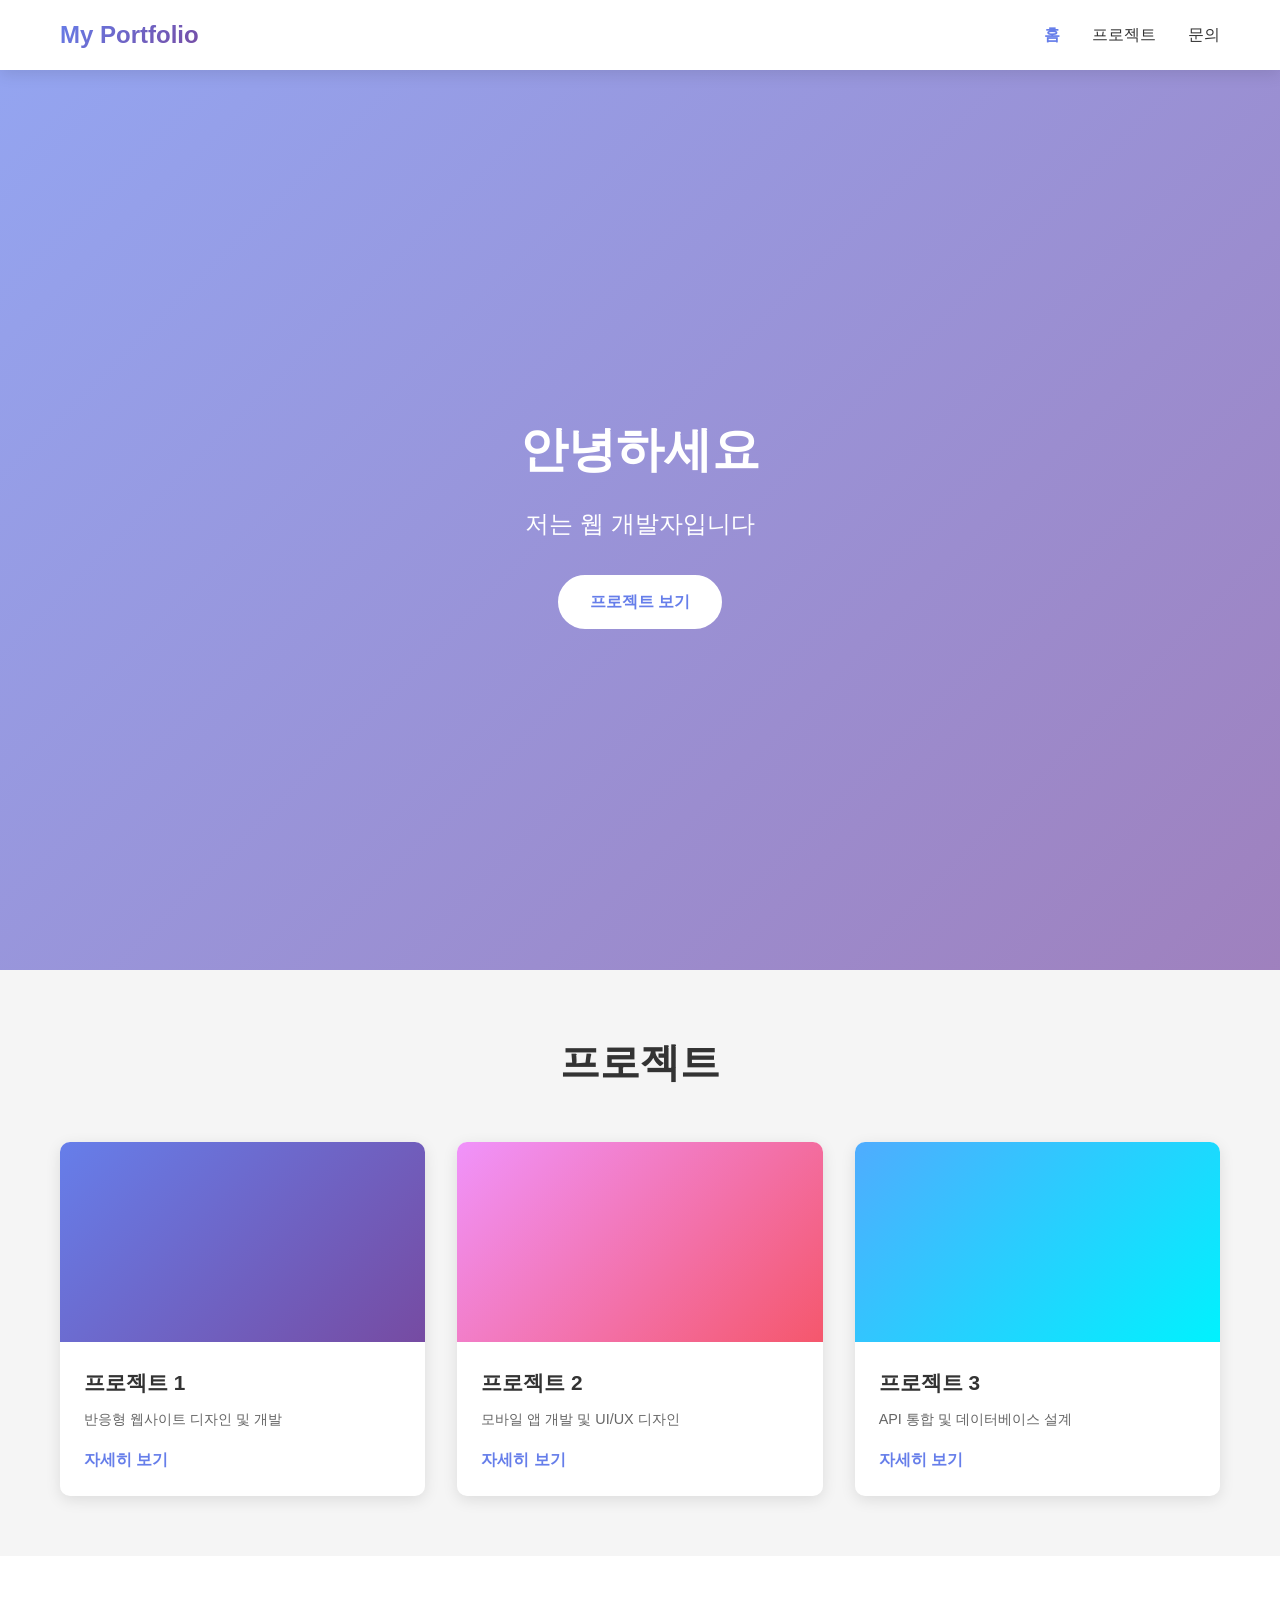
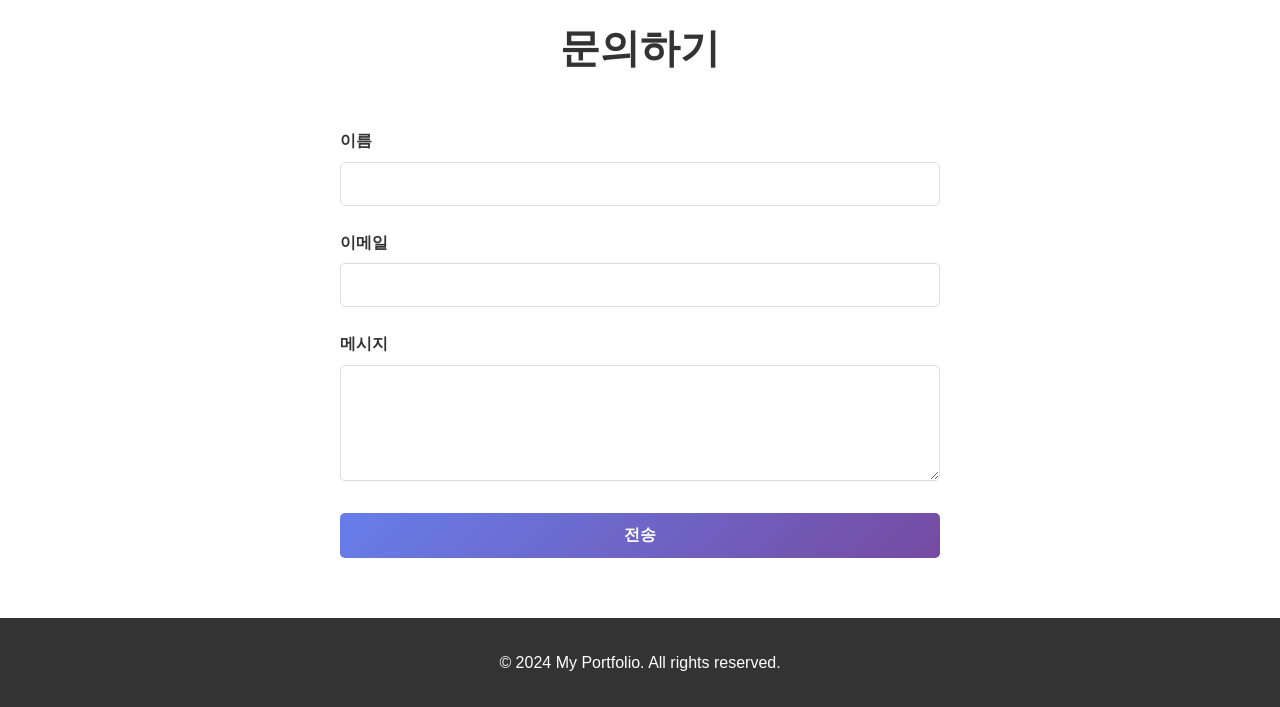
<file: vibe-coding/portfolio/index.html>
<!doctype html>
<html lang="ko">
  <head>
    <meta charset="UTF-8" />
    <meta name="viewport" content="width=device-width, initial-scale=1.0" />
    <title>My Portfolio</title>
    <link rel="stylesheet" href="styles.css" />
  </head>
  <body>
    <!-- Navigation -->
    <nav class="navbar">
      <div class="container">
        <div class="logo">My Portfolio</div>
        <ul class="nav-menu">
          <li><a href="#home">홈</a></li>
          <li><a href="#projects">프로젝트</a></li>
          <li><a href="#contact">문의</a></li>
        </ul>
        <div class="hamburger">
          <span></span>
          <span></span>
          <span></span>
        </div>
      </div>
    </nav>

    <!-- Hero Section -->
    <section id="home" class="hero">
      <div class="hero-bg"></div>
      <div class="hero-overlay"></div>
      <div class="hero-content">
        <h1>안녕하세요</h1>
        <p>저는 웹 개발자입니다</p>
        <a href="#projects" class="btn">프로젝트 보기</a>
      </div>
    </section>

    <!-- Projects Section -->
    <section id="projects" class="projects">
      <div class="container">
        <h2>프로젝트</h2>
        <div class="projects-grid">
          <!-- Project 1 -->
          <div class="project-card">
            <div
              class="project-image"
              style="
                background: linear-gradient(135deg, #667eea 0%, #764ba2 100%);
              "
            ></div>
            <div class="project-content">
              <h3>프로젝트 1</h3>
              <p>반응형 웹사이트 디자인 및 개발</p>
              <a href="#" class="project-link">자세히 보기</a>
            </div>
          </div>

          <!-- Project 2 -->
          <div class="project-card">
            <div
              class="project-image"
              style="
                background: linear-gradient(135deg, #f093fb 0%, #f5576c 100%);
              "
            ></div>
            <div class="project-content">
              <h3>프로젝트 2</h3>
              <p>모바일 앱 개발 및 UI/UX 디자인</p>
              <a href="#" class="project-link">자세히 보기</a>
            </div>
          </div>

          <!-- Project 3 -->
          <div class="project-card">
            <div
              class="project-image"
              style="
                background: linear-gradient(135deg, #4facfe 0%, #00f2fe 100%);
              "
            ></div>
            <div class="project-content">
              <h3>프로젝트 3</h3>
              <p>API 통합 및 데이터베이스 설계</p>
              <a href="#" class="project-link">자세히 보기</a>
            </div>
          </div>
        </div>
      </div>
    </section>

    <!-- Contact Section -->
    <section id="contact" class="contact">
      <div class="container">
        <h2>문의하기</h2>
        <form class="contact-form" id="contactForm">
          <div class="form-group">
            <label for="name">이름</label>
            <input type="text" id="name" name="name" required />
          </div>

          <div class="form-group">
            <label for="email">이메일</label>
            <input type="email" id="email" name="email" required />
          </div>

          <div class="form-group">
            <label for="message">메시지</label>
            <textarea id="message" name="message" rows="5" required></textarea>
          </div>

          <button type="submit" class="btn btn-submit">전송</button>
        </form>
      </div>
    </section>

    <!-- Footer -->
    <footer class="footer">
      <div class="container">
        <p>&copy; 2024 My Portfolio. All rights reserved.</p>
      </div>
    </footer>

    <script src="script.js"></script>
  </body>
</html>
</file>
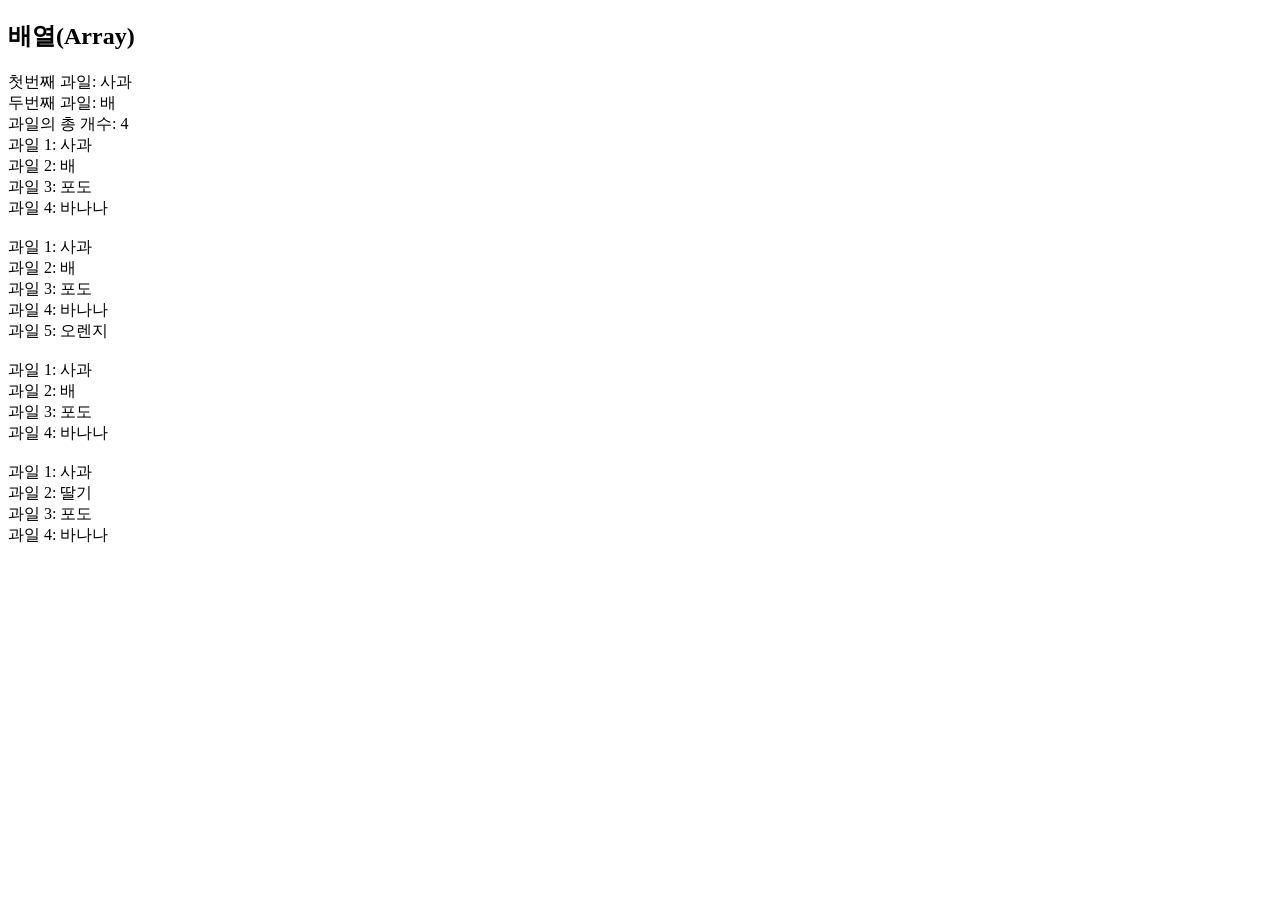
<file: javascript/array.html>
<!DOCTYPE html>
<html lang="en">
<head>
    <meta charset="UTF-8">
    <meta name="viewport" content="width=device-width, initial-scale=1.0">
    <title>배열 예제</title>
</head>
<body>
    <h2>배열(Array)</h2>
    <div id="result"></div>

    <script src="js/array.js"></script>
</body>
</html>
</file>
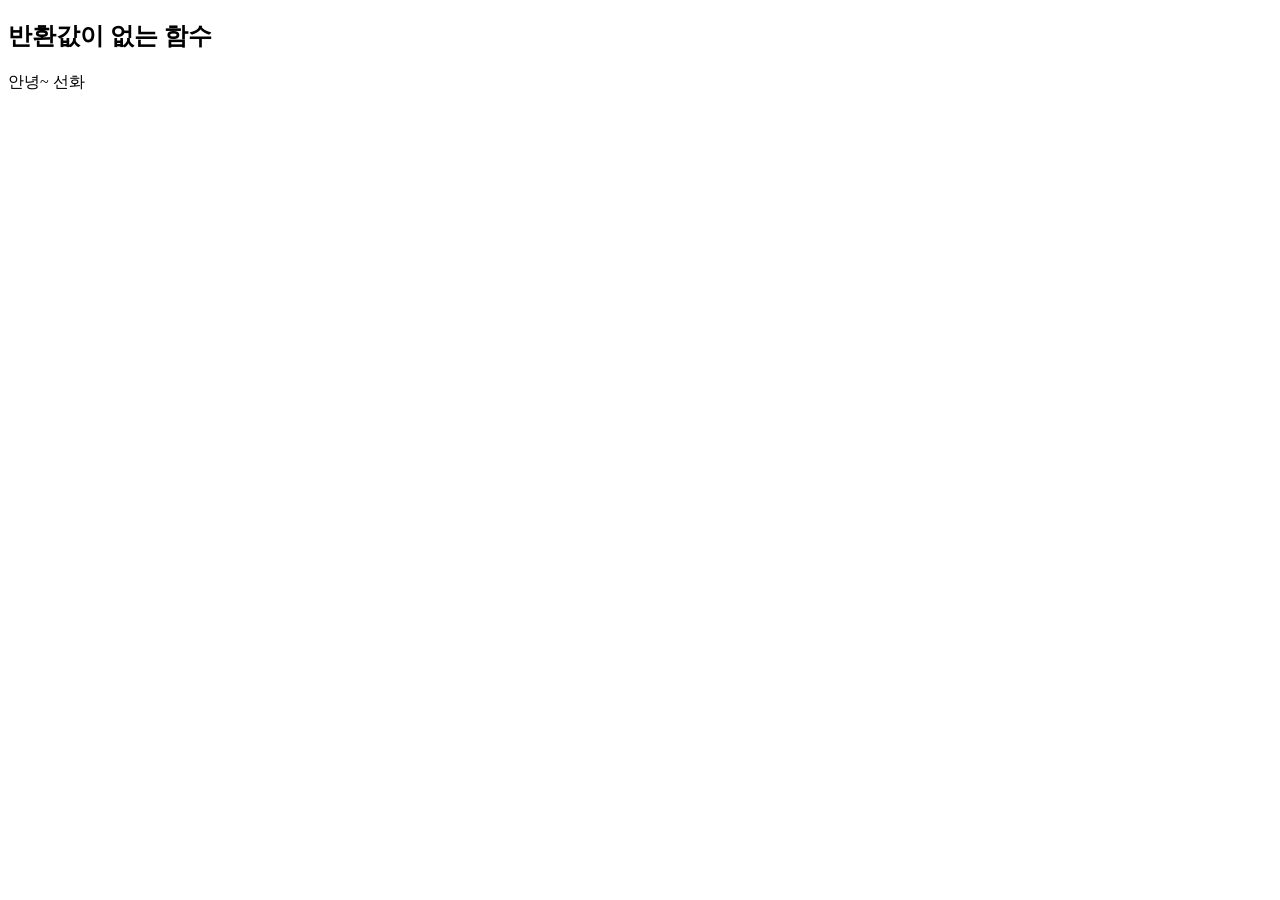
<file: javascript/function01.html>
<!DOCTYPE html>
<html lang="en">
<head>
    <meta charset="UTF-8">
    <meta name="viewport" content="width=device-width, initial-scale=1.0">
    <title>함수 예제</title>
</head>
<body>
    <h2>반환값이 없는 함수</h2>
    <div id="result"></div>

    <script>
        //함수 정의
        const result = document.getElementById("result")
        function sayHello(){
            result.innerText = "안녕~";
        }

        function sayHello2(name){
            result.innerText = `안녕~ ${name}`
        }

        //함수 호출
        sayHello();
        sayHello2("선화")
    </script>
</body>
</html>
</file>
<file: vibe-coding/portfolio/styles.css>
/* Global Styles */
* {
  margin: 0;
  padding: 0;
  box-sizing: border-box;
}

:root {
  --primary-color: #667eea;
  --secondary-color: #764ba2;
  --text-color: #333;
  --light-bg: #f5f5f5;
  --white: #ffffff;
  --shadow: 0 4px 15px rgba(0, 0, 0, 0.1);
}

html {
  scroll-behavior: smooth;
}

body {
  font-family: "Segoe UI", Tahoma, Geneva, Verdana, sans-serif;
  color: var(--text-color);
  line-height: 1.6;
}

.container {
  max-width: 1200px;
  margin: 0 auto;
  padding: 0 20px;
}

/* Navigation */
.navbar {
  background: var(--white);
  box-shadow: var(--shadow);
  position: sticky;
  top: 0;
  z-index: 1000;
}

.navbar .container {
  display: flex;
  justify-content: space-between;
  align-items: center;
  padding: 1rem 20px;
}

.logo {
  font-size: 1.5rem;
  font-weight: bold;
  background: linear-gradient(
    135deg,
    var(--primary-color),
    var(--secondary-color)
  );
  -webkit-background-clip: text;
  -webkit-text-fill-color: transparent;
  background-clip: text;
}

.nav-menu {
  display: flex;
  list-style: none;
  gap: 2rem;
}

.nav-menu a {
  text-decoration: none;
  color: var(--text-color);
  font-weight: 500;
  transition: color 0.3s ease;
}

.nav-menu a:hover {
  color: var(--primary-color);
}

.hamburger {
  display: none;
  flex-direction: column;
  cursor: pointer;
  gap: 5px;
}

.hamburger span {
  width: 25px;
  height: 3px;
  background: var(--text-color);
  border-radius: 2px;
  transition: all 0.3s ease;
}

/* Hero Section */
.hero {
  position: relative;
  color: var(--white);
  min-height: 100vh;
  display: flex;
  align-items: center;
  justify-content: center;
  text-align: center;
  overflow: hidden;
}

.hero-bg {
  position: absolute;
  top: 0;
  left: 0;
  width: 100%;
  height: 100%;
  background-image: url("https://images.unsplash.com/photo-1517694712202-14dd9538aa97?w=1200&h=800&fit=crop");
  background-size: cover;
  background-position: center;
  background-attachment: fixed;
  z-index: 1;
}

.hero-overlay {
  position: absolute;
  top: 0;
  left: 0;
  width: 100%;
  height: 100%;
  background: linear-gradient(
    135deg,
    rgba(102, 126, 234, 0.7),
    rgba(118, 75, 162, 0.7)
  );
  z-index: 2;
}

.hero-content {
  position: relative;
  z-index: 3;
}

.hero-content h1 {
  font-size: 3rem;
  margin-bottom: 1rem;
  animation: fadeInUp 1s ease;
}

.hero-content p {
  font-size: 1.5rem;
  margin-bottom: 2rem;
  animation: fadeInUp 1s ease 0.2s backwards;
}

.btn {
  display: inline-block;
  padding: 12px 30px;
  background: var(--white);
  color: var(--primary-color);
  text-decoration: none;
  border-radius: 50px;
  font-weight: 600;
  transition: all 0.3s ease;
  border: 2px solid var(--white);
  cursor: pointer;
  animation: fadeInUp 1s ease 0.4s backwards;
}

.btn:hover {
  background: transparent;
  color: var(--white);
  transform: translateY(-3px);
}

@keyframes fadeInUp {
  from {
    opacity: 0;
    transform: translateY(30px);
  }
  to {
    opacity: 1;
    transform: translateY(0);
  }
}

/* Projects Section */
.projects {
  padding: 60px 0;
  background: var(--light-bg);
}

.projects h2 {
  text-align: center;
  font-size: 2.5rem;
  margin-bottom: 3rem;
  color: var(--text-color);
}

.projects-grid {
  display: grid;
  grid-template-columns: repeat(auto-fit, minmax(300px, 1fr));
  gap: 2rem;
}

.project-card {
  background: var(--white);
  border-radius: 10px;
  overflow: hidden;
  box-shadow: var(--shadow);
  transition: all 0.3s ease;
  cursor: pointer;
}

.project-card:hover {
  transform: translateY(-10px);
  box-shadow: 0 8px 25px rgba(0, 0, 0, 0.15);
}

.project-image {
  width: 100%;
  height: 200px;
  background-size: cover;
  background-position: center;
}

.project-content {
  padding: 1.5rem;
}

.project-content h3 {
  font-size: 1.3rem;
  margin-bottom: 0.5rem;
  color: var(--text-color);
}

.project-content p {
  color: #666;
  margin-bottom: 1rem;
  font-size: 0.9rem;
}

.project-link {
  color: var(--primary-color);
  text-decoration: none;
  font-weight: 600;
  transition: color 0.3s ease;
}

.project-link:hover {
  color: var(--secondary-color);
}

/* Contact Section */
.contact {
  padding: 60px 0;
  background: var(--white);
}

.contact h2 {
  text-align: center;
  font-size: 2.5rem;
  margin-bottom: 3rem;
  color: var(--text-color);
}

.contact-form {
  max-width: 600px;
  margin: 0 auto;
}

.form-group {
  margin-bottom: 1.5rem;
}

.form-group label {
  display: block;
  margin-bottom: 0.5rem;
  font-weight: 600;
  color: var(--text-color);
}

.form-group input,
.form-group textarea {
  width: 100%;
  padding: 12px;
  border: 1px solid #ddd;
  border-radius: 5px;
  font-family: inherit;
  font-size: 1rem;
  transition: border-color 0.3s ease;
}

.form-group input:focus,
.form-group textarea:focus {
  outline: none;
  border-color: var(--primary-color);
  box-shadow: 0 0 0 3px rgba(102, 126, 234, 0.1);
}

.btn-submit {
  width: 100%;
  padding: 12px;
  background: linear-gradient(
    135deg,
    var(--primary-color),
    var(--secondary-color)
  );
  color: var(--white);
  border: none;
  border-radius: 5px;
  font-weight: 600;
  font-size: 1rem;
  cursor: pointer;
  transition: all 0.3s ease;
}

.btn-submit:hover {
  transform: translateY(-2px);
  box-shadow: 0 6px 20px rgba(102, 126, 234, 0.4);
}

/* Footer */
.footer {
  background: var(--text-color);
  color: var(--white);
  text-align: center;
  padding: 2rem 0;
}

/* Mobile Responsive */
@media (max-width: 768px) {
  .hamburger {
    display: flex;
  }

  .nav-menu {
    position: absolute;
    left: -100%;
    top: 70px;
    flex-direction: column;
    background: var(--white);
    width: 100%;
    text-align: center;
    transition: 0.3s;
    gap: 0;
    padding: 2rem 0;
    box-shadow: var(--shadow);
  }

  .nav-menu.active {
    left: 0;
  }

  .nav-menu li {
    padding: 1rem 0;
  }

  .hero-content h1 {
    font-size: 2rem;
  }

  .hero-content p {
    font-size: 1rem;
  }

  .projects h2,
  .contact h2 {
    font-size: 2rem;
  }

  .projects-grid {
    grid-template-columns: 1fr;
  }

  .hamburger.active span:nth-child(1) {
    transform: rotate(-45deg) translate(-5px, 6px);
  }

  .hamburger.active span:nth-child(2) {
    opacity: 0;
  }

  .hamburger.active span:nth-child(3) {
    transform: rotate(45deg) translate(-5px, -6px);
  }
}

@media (max-width: 480px) {
  .hero-content h1 {
    font-size: 1.5rem;
  }

  .hero-content p {
    font-size: 0.9rem;
  }

  .btn {
    padding: 10px 20px;
    font-size: 0.9rem;
  }

  .projects h2,
  .contact h2 {
    font-size: 1.5rem;
  }

  .contact-form {
    padding: 0 1rem;
  }
}
</file>
